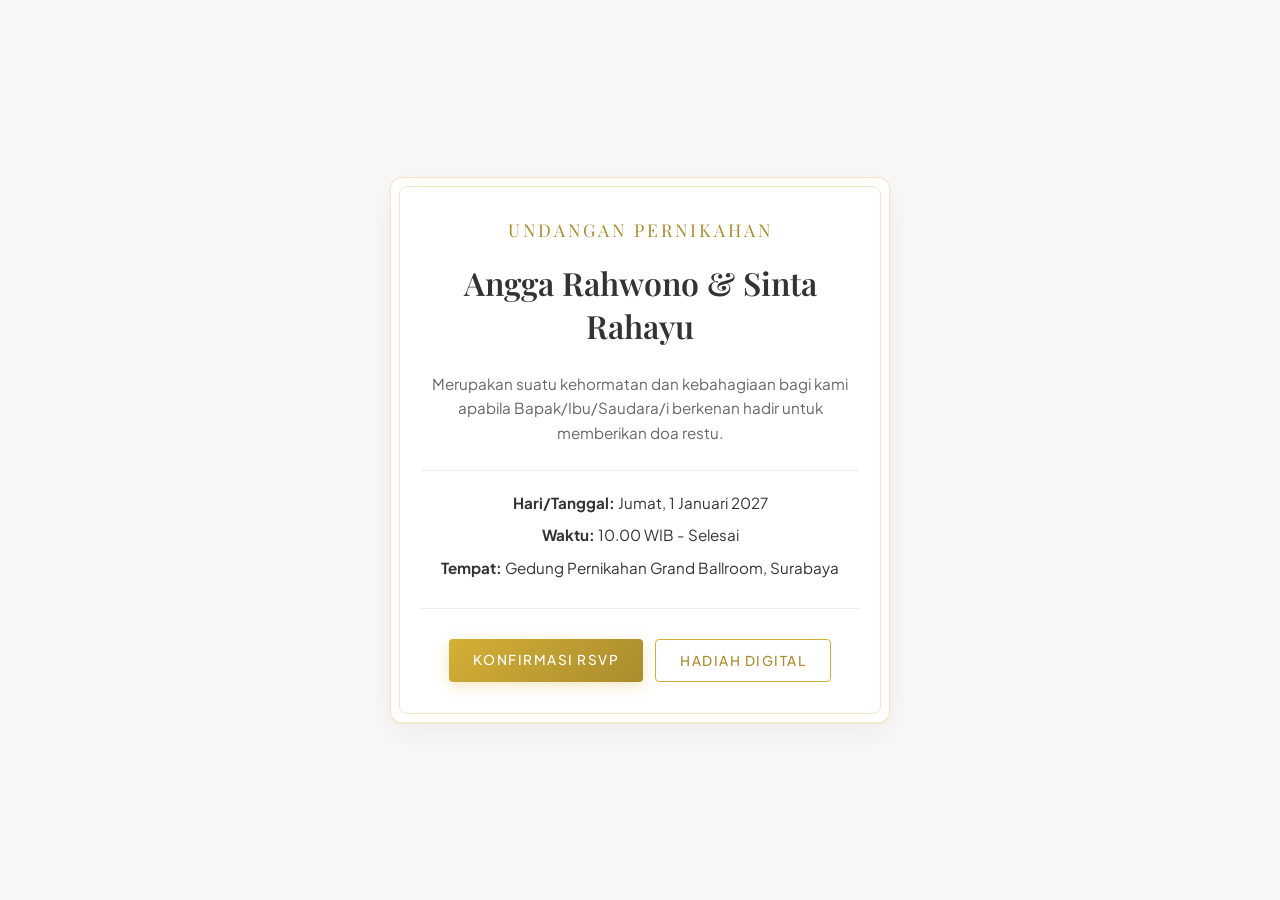
<file: index.html>
<!DOCTYPE html>
<html lang="id">
<head>
    <meta charset="UTF-8">
    <meta name="viewport" content="width=device-width, initial-scale=1.0">
    <title>Undangan Pernikahan -  Angga Rahwono & Sinta Rahayu</title>
    <link rel="stylesheet" href="wedding.css">
</head>
<body>
    <div class="container">
        <div class="card">
            <div class="card-header">
                <h1>Undangan Pernikahan</h1>
            </div>
            
            <h2>Angga Rahwono &amp; Sinta Rahayu</h2>

            <p>
                Merupakan suatu kehormatan dan kebahagiaan bagi kami apabila Bapak/Ibu/Saudara/i berkenan hadir untuk memberikan doa restu.
            </p>

            <div class="details">
                <p><strong>Hari/Tanggal:</strong> Jumat, 1 Januari 2027</p>
                <p><strong>Waktu:</strong> 10.00 WIB - Selesai</p>
                <p><strong>Tempat:</strong> Gedung Pernikahan Grand Ballroom, Surabaya</p>
            </div>

            <div class="btn-group">
                <a href="rsvp.html" class="btn btn-primary">Konfirmasi RSVP</a>
                <a href="digitalgift.html" class="btn btn-outline">Hadiah Digital</a>
            </div>
        </div>
    </div>
</body>
</html>
</file>
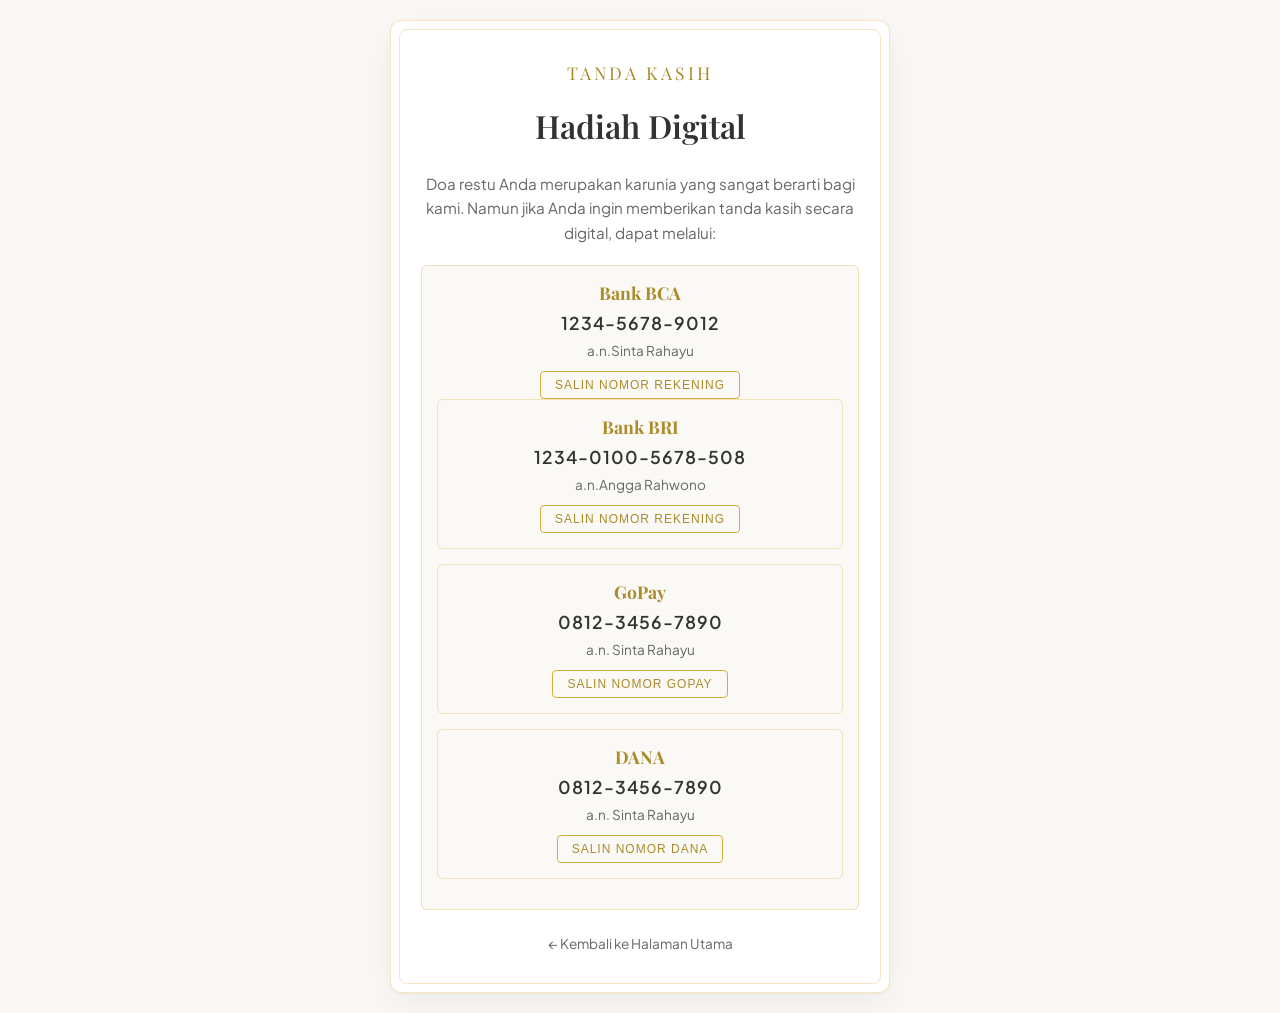
<file: digitalgift.html>
<!DOCTYPE html>
<html lang="id">
<head>
    <meta charset="UTF-8">
    <meta name="viewport" content="width=device-width, initial-scale=1.0">
    <title>Hadiah Digital - Angga Rahwono & Sinta Rahayu</title>
    <link rel="stylesheet" href="wedding.css">
    <style>
        .gift-box {
            background-color: #faf9f6;
            border: 1px solid var(--border-gold);
            border-radius: 6px;
            padding: 15px;
            margin-bottom: 15px;
            text-align: center;
        }
        .gift-box h3 {
            font-family: 'Playfair Display', serif;
            font-size: 1.1rem;
            color: var(--gold-dark);
            margin-bottom: 5px;
        }
        .account-number {
            font-size: 1.1rem;
            font-weight: 600;
            color: var(--text-color);
            letter-spacing: 1px;
            margin: 8px 0;
        }
        .account-name {
            font-size: 0.85rem;
            color: var(--text-muted);
            margin-bottom: 12px;
        }
        .btn-copy {
            background-color: transparent;
            border: 1px solid var(--gold-primary);
            color: var(--gold-dark);
            padding: 6px 14px;
            font-size: 0.75rem;
            text-transform: uppercase;
            letter-spacing: 1px;
            border-radius: 4px;
            cursor: pointer;
            transition: all 0.2s ease;
        }
        .btn-copy:hover {
            background-color: var(--gold-primary);
            color: #ffffff;
        }
        .toast {
            font-size: 0.75rem;
            color: #2e7d32;
            margin-top: 5px;
            display: none;
        }
    </style>
</head>
<body>
    <div class="container">
        <div class="card">
            <div class="card-header">
                <h1>Tanda Kasih</h1>
            </div>
            
            <h2>Hadiah Digital</h2>
            <p>Doa restu Anda merupakan karunia yang sangat berarti bagi kami. Namun jika Anda ingin memberikan tanda kasih secara digital, dapat melalui:</p>

            <div style="margin-top: 20px;">
                <!-- BCA -->
                 <div class="gift-box">
                    <h3>Bank BCA</h3>
                    <div class="account-number" id="acc-bca">1234-5678-9012</div>
                    <div class="account-name">a.n.Sinta Rahayu</div>
                    <button class="btn-copy" onclick="copyToClipboard('acc-bca', 'toast-bca')">Salin Nomor Rekening</button>
                    <div class="toast" id="toast-bca">Nomor BCA berhasil disalin!</div>
                    
                <!-- BRI -->
                <div class="gift-box">
                    <h3>Bank BRI</h3>
                    <div class="account-number" id="acc-bri">1234-0100-5678-508</div>
                    <div class="account-name">a.n.Angga Rahwono</div>
                    <button class="btn-copy" onclick="copyToClipboard('acc-bri', 'toast-bri')">Salin Nomor Rekening</button>
                    <div class="toast" id="toast-bri">Nomor BRI berhasil disalin!</div>
                </div>

                <!-- GoPay -->
                <div class="gift-box">
                    <h3>GoPay</h3>
                    <div class="account-number" id="acc-gopay">0812-3456-7890</div>
                    <div class="account-name">a.n. Sinta Rahayu</div>
                    <button class="btn-copy" onclick="copyToClipboard('acc-gopay', 'toast-gopay')">Salin Nomor GoPay</button>
                    <div class="toast" id="toast-gopay">Nomor GoPay berhasil disalin!</div>
                </div>

                <!-- DANA -->
                <div class="gift-box">
                    <h3>DANA</h3>
                    <div class="account-number" id="acc-dana">0812-3456-7890</div>
                    <div class="account-name">a.n. Sinta Rahayu</div>
                    <button class="btn-copy" onclick="copyToClipboard('acc-dana', 'toast-dana')">Salin Nomor DANA</button>
                    <div class="toast" id="toast-dana">Nomor DANA berhasil disalin!</div>
                </div>
            </div>

            <a href="index.html" class="back-link" style="margin-top: 25px;">&larr; Kembali ke Halaman Utama</a>
        </div>
    </div>

    <script>
        function copyToClipboard(elementId, toastId) {
            const text = document.getElementById(elementId).innerText.replace(/-/g, '');
            navigator.clipboard.writeText(text).then(() => {
                const toast = document.getElementById(toastId);
                toast.style.display = 'block';
                setTimeout(() => {
                    toast.style.display = 'none';
                }, 2000);
            });
        }
    </script>
</body>
</html>
</file>
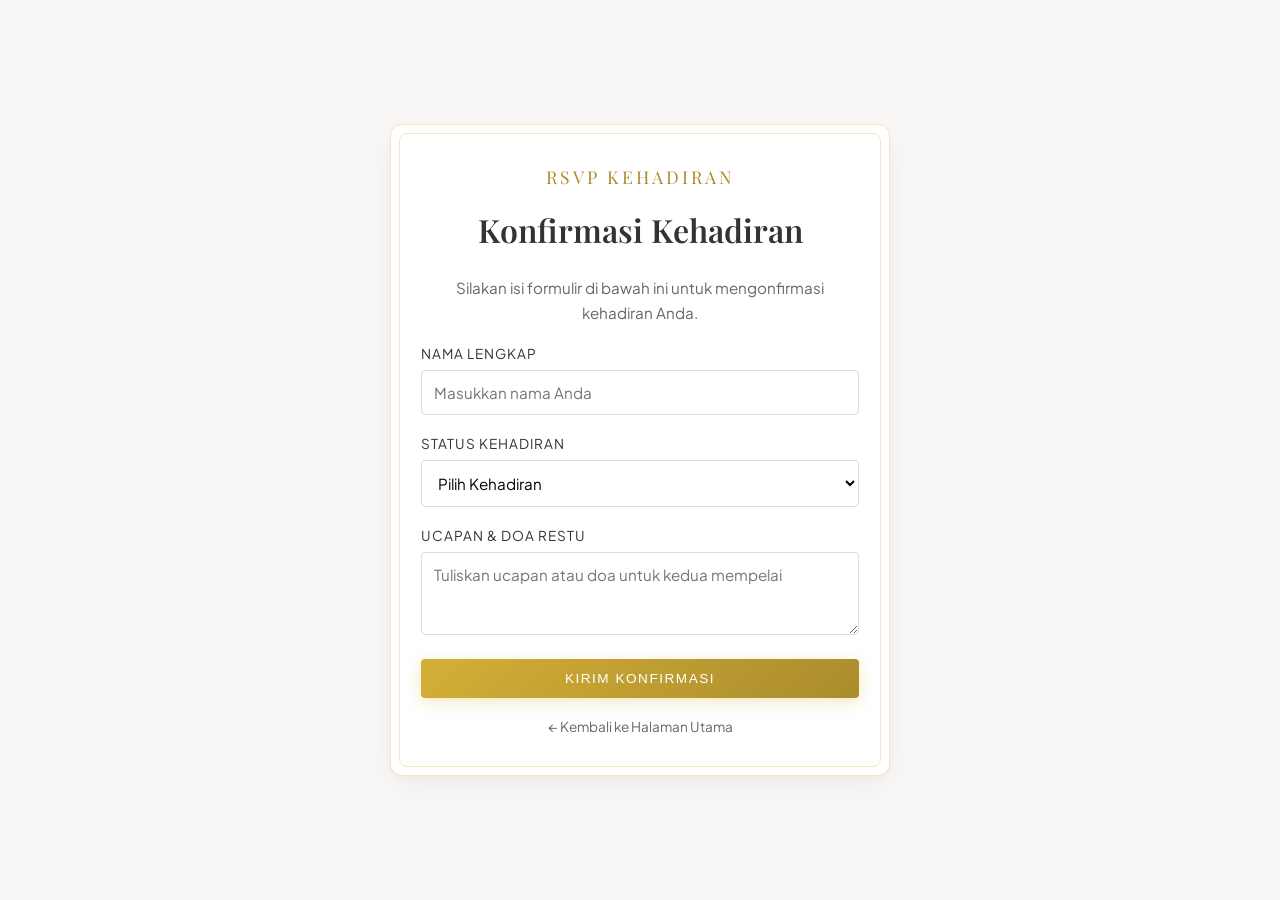
<file: rsvp.html>
<!DOCTYPE html>
<html lang="id">
<head>
    <meta charset="UTF-8">
    <meta name="viewport" content="width=device-width, initial-scale=1.0">
    <title>Konfirmasi Kehadiran Pernikahaan - Angga Rahwono & Sinta Rahayu</title>
    <link rel="stylesheet" href="wedding.css">
</head>
<body>
    <div class="container">
        <div class="card">
            <div class="card-header">
                <h1>RSVP Kehadiran</h1>
            </div>
            
            <h2>Konfirmasi Kehadiran</h2>
            <p>Silakan isi formulir di bawah ini untuk mengonfirmasi kehadiran Anda.</p>

            <form action="#" method="POST" style="margin-top: 20px;">
                <div class="form-group">
                    <label for="nama">Nama Lengkap</label>
                    <input type="text" id="nama" name="nama" placeholder="Masukkan nama Anda" required>
                </div>

                <div class="form-group">
                    <label for="kehadiran">Status Kehadiran</label>
                    <select id="kehadiran" name="kehadiran" required>
                        <option value="">Pilih Kehadiran</option>
                        <option value="hadir">Hadir</option>
                        <option value="tidak_hadir">Berhalangan Hadir</option>
                    </select>
                </div>

                <div class="form-group">
                    <label for="pesan">Ucapan &amp; Doa Restu</label>
                    <textarea id="pesan" name="pesan" rows="3" placeholder="Tuliskan ucapan atau doa untuk kedua mempelai"></textarea>
                </div>

                <button type="submit" class="btn btn-primary" style="width: 100%;">Kirim Konfirmasi</button>
            </form>

            <a href="index.html" class="back-link">&larr; Kembali ke Halaman Utama</a>
        </div>
    </div>
</body>
</html>
</file>
<file: wedding.css>
/* Import Google Fonts untuk kesan elegan */
@import url('https://fonts.googleapis.com/css2?family=Playfair+Display:ital,wght@0,400;0,600;1,400&family=Plus+Jakarta+Sans:wght@300;400;500&display=swap');

:root {
    --bg-color: #f9f8f6;
    --card-bg: #ffffff;
    --gold-primary: #d4af37;
    --gold-light: #f3e5ab;
    --gold-dark: #aa8c2c;
    --text-color: #333333;
    --text-muted: #666666;
    --border-gold: rgba(212, 175, 55, 0.3);
}

* {
    box-sizing: border-box;
    margin: 0;
    padding: 0;
}

body {
    font-family: 'Plus Jakarta Sans', sans-serif;
    background-color: var(--bg-color);
    color: var(--text-color);
    min-height: 100vh;
    display: flex;
    justify-content: center;
    align-items: center;
    background-image: radial-gradient(var(--gold-light) 0.5px, transparent 0.5px);
    background-size: 24px 24px;
    padding: 20px;
}

.container {
    width: 100%;
    max-width: 500px;
}

/* Efek Card Mewah & Clean */
.card {
    background-color: var(--card-bg);
    border: 1px solid var(--border-gold);
    border-radius: 12px;
    padding: 40px 30px;
    box-shadow: 0 10px 30px rgba(0, 0, 0, 0.05),
                0 1px 3px rgba(212, 175, 55, 0.1);
    position: relative;
    overflow: hidden;
    animation: fadeIn 1s ease-in-out;
}

/* Garis aksen emas tipis di dalam card */
.card::before {
    content: '';
    position: absolute;
    top: 8px; left: 8px; right: 8px; bottom: 8px;
    border: 1px solid var(--border-gold);
    pointer-events: none;
    border-radius: 8px;
}

.card-header h1 {
    font-family: 'Playfair Display', serif;
    font-size: 1.1rem;
    text-transform: uppercase;
    letter-spacing: 3px;
    color: var(--gold-dark);
    text-align: center;
    margin-bottom: 20px;
    font-weight: 400;
}

h2 {
    font-family: 'Playfair Display', serif;
    font-size: 2rem;
    color: var(--text-color);
    text-align: center;
    margin-bottom: 25px;
    font-weight: 600;
}

p {
    text-align: center;
    color: var(--text-muted);
    font-size: 0.95rem;
    line-height: 1.6;
    margin-bottom: 15px;
}

.details {
    margin: 25px 0;
    padding: 20px 0;
    border-top: 1px solid #eee;
    border-bottom: 1px solid #eee;
}

.details p {
    margin-bottom: 8px;
    font-weight: 400;
    color: var(--text-color);
}

.btn-group {
    display: flex;
    gap: 12px;
    margin-top: 30px;
    justify-content: center;
}

/* Tombol Elegan dengan Efek Hover Halus */
.btn {
    display: inline-block;
    padding: 12px 24px;
    border-radius: 4px;
    font-size: 0.85rem;
    text-transform: uppercase;
    letter-spacing: 1.5px;
    text-decoration: none;
    transition: all 0.3s ease;
    cursor: pointer;
    font-weight: 500;
}

.btn-primary {
    background: linear-gradient(135deg, var(--gold-primary), var(--gold-dark));
    color: #ffffff;
    box-shadow: 0 4px 15px rgba(212, 175, 55, 0.3);
    border: none;
}

.btn-primary:hover {
    transform: translateY(-2px);
    box-shadow: 0 6px 20px rgba(212, 175, 55, 0.4);
}

.btn-outline {
    background-color: transparent;
    border: 1px solid var(--gold-primary);
    color: var(--gold-dark);
}

.btn-outline:hover {
    background-color: var(--gold-light);
    color: var(--text-color);
    transform: translateY(-2px);
}

/* Form RSVP Styling */
.form-group {
    margin-bottom: 20px;
    text-align: left;
}

.form-group label {
    display: block;
    font-size: 0.85rem;
    text-transform: uppercase;
    letter-spacing: 1px;
    margin-bottom: 8px;
    color: var(--text-color);
}

.form-group input,
.form-group select,
.form-group textarea {
    width: 100%;
    padding: 12px;
    border: 1px solid #ddd;
    border-radius: 4px;
    font-family: 'Plus Jakarta Sans', sans-serif;
    font-size: 0.95rem;
    transition: border-color 0.3s ease;
    background-color: #fff;
}

.form-group input:focus,
.form-group select:focus,
.form-group textarea:focus {
    outline: none;
    border-color: var(--gold-primary);
    box-shadow: 0 0 5px rgba(212, 175, 55, 0.2);
}

.back-link {
    display: block;
    text-align: center;
    margin-top: 20px;
    font-size: 0.85rem;
    color: var(--text-muted);
    text-decoration: none;
    transition: color 0.2s;
}

.back-link:hover {
    color: var(--gold-dark);
}

/* Animasi Masuk */
@keyframes fadeIn {
    from {
        opacity: 0;
        transform: translateY(15px);
    }
    to {
        opacity: 1;
        transform: translateY(0);
    }
}
</file>
